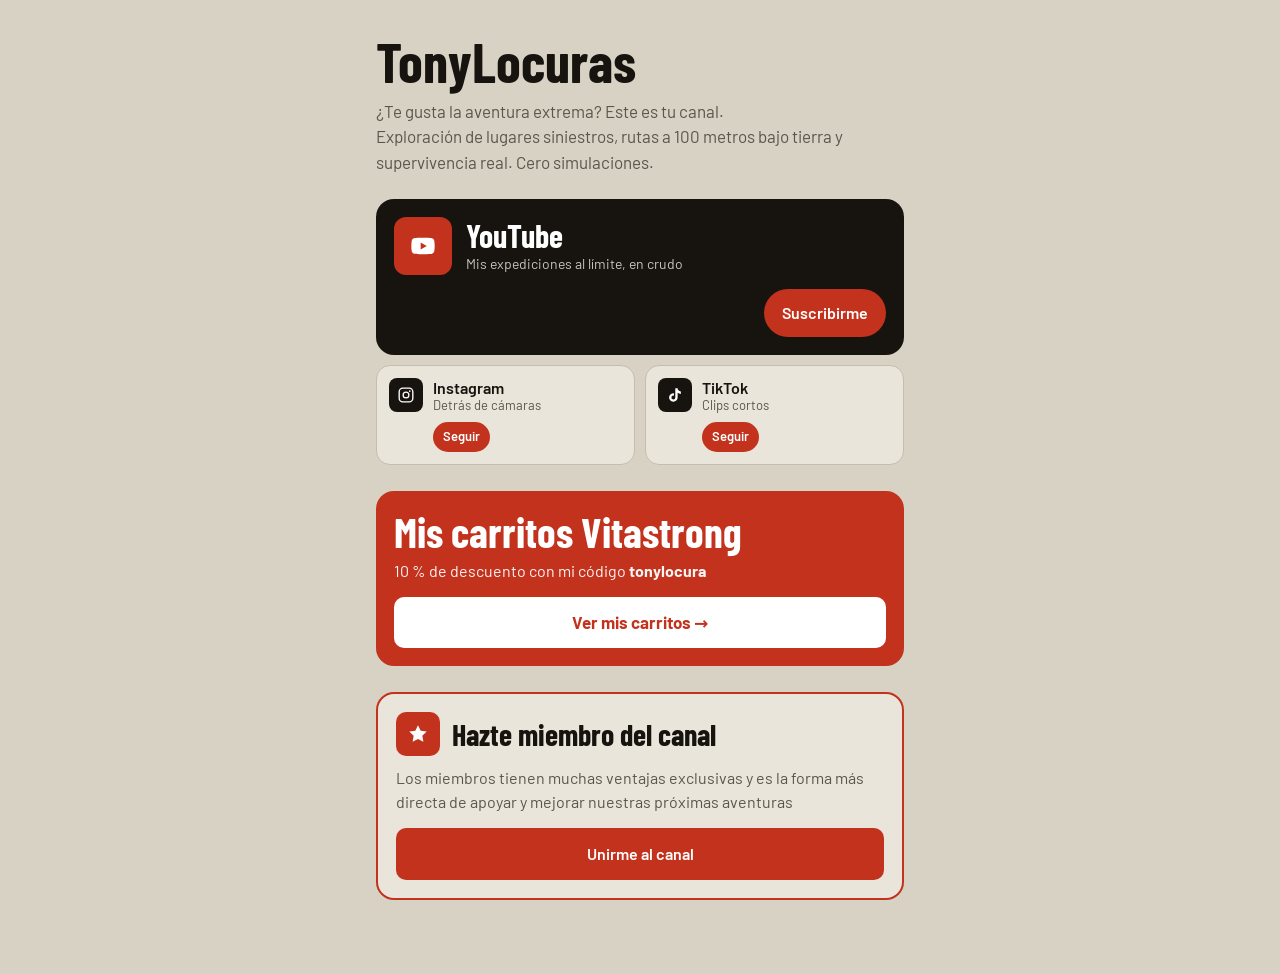
<file: index.html>
<!doctype html>
<html lang="es">
<head>
<meta charset="utf-8">
<meta name="viewport" content="width=device-width, initial-scale=1">
<title>TonyLocuras: YouTube, Instagram y TikTok</title>
<meta name="description" content="Exploración de lugares siniestros, rutas a 100 metros bajo tierra y supervivencia real. Cero simulaciones.">
<link rel="preconnect" href="https://fonts.googleapis.com">
<link rel="preconnect" href="https://fonts.gstatic.com" crossorigin>
<link href="https://fonts.googleapis.com/css2?family=Barlow:wght@400;500;600&family=Barlow+Condensed:wght@600;700&display=swap" rel="stylesheet">
<link rel="stylesheet" href="estilos.css">
<!-- Página de REDES. El contenido se cambia desde el panel (admin.html). -->
</head>
<body data-page="redes">
<main class="wrap" id="app"></main>
<div class="toast" id="toast">Código copiado</div>
<script src="web.js"></script>
</body>
</html>
</file>
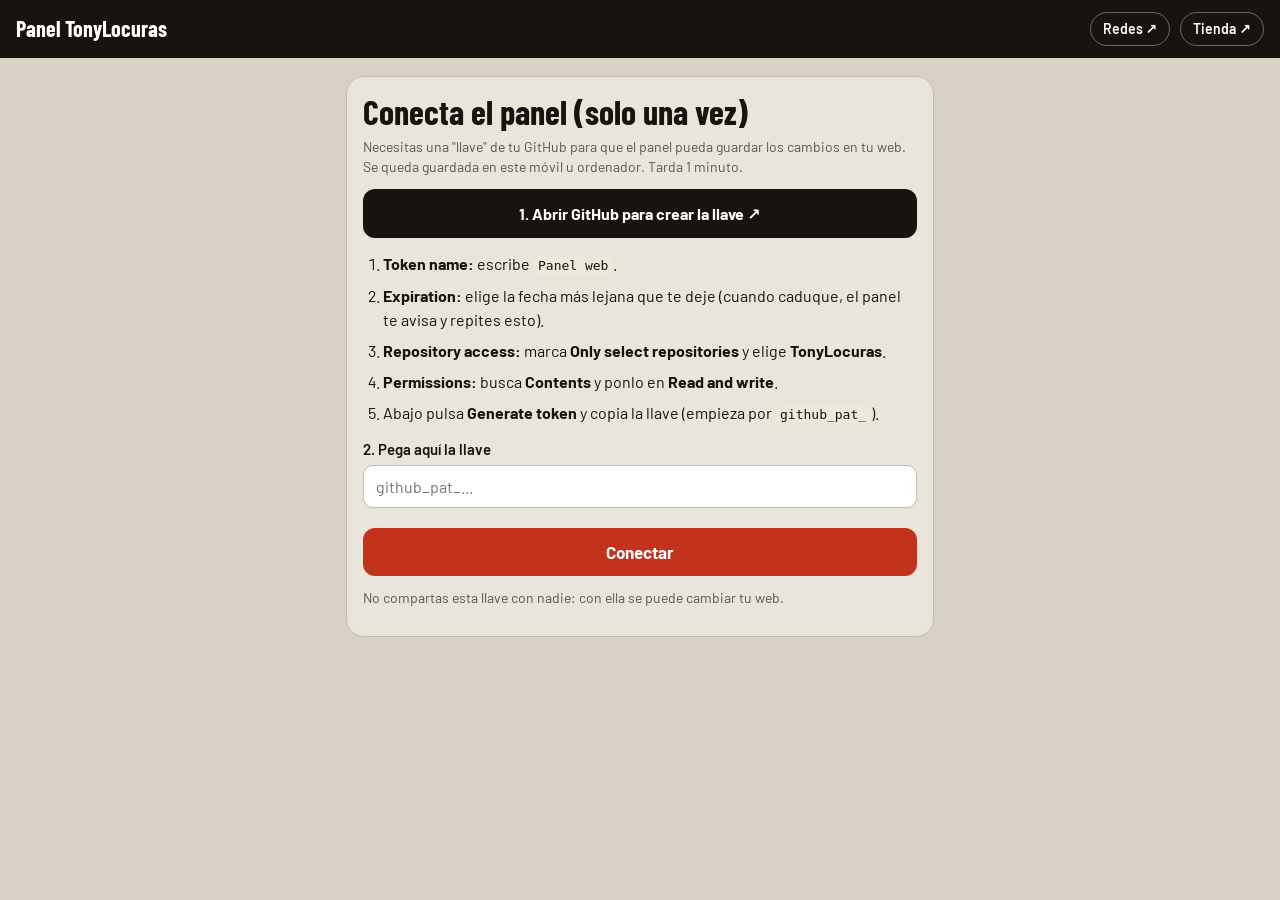
<file: admin.html>
<!doctype html>
<html lang="es">
<head>
<meta charset="utf-8">
<meta name="viewport" content="width=device-width, initial-scale=1">
<meta name="robots" content="noindex, nofollow">
<title>Panel TonyLocuras</title>
<link rel="preconnect" href="https://fonts.googleapis.com">
<link rel="preconnect" href="https://fonts.gstatic.com" crossorigin>
<link href="https://fonts.googleapis.com/css2?family=Barlow:wght@400;500;600&family=Barlow+Condensed:wght@600;700&display=swap" rel="stylesheet">
<style>
:root{--bg:#d8d2c4;--card:#e9e5da;--ink:#17140f;--muted:#5b554b;--line:#c4bdac;--red:#c2321d;--green:#2f7d3a;--white:#fff}
*{box-sizing:border-box;margin:0;padding:0}
body{background:var(--bg);color:var(--ink);font-family:Barlow,system-ui,-apple-system,"Segoe UI",Roboto,sans-serif;line-height:1.45;padding-bottom:110px}
a{color:inherit}
button{font-family:inherit;cursor:pointer}
.top{position:sticky;top:0;z-index:5;background:var(--ink);color:var(--white);display:flex;align-items:center;gap:10px;padding:12px 16px}
.top b{font-family:"Barlow Condensed",sans-serif;font-size:22px;flex:1;min-width:0;white-space:nowrap;overflow:hidden;text-overflow:ellipsis}
@media (max-width:420px){.top{gap:6px;padding:10px 12px}.top b{font-size:19px}.top a,.top button{padding:5px 9px;font-size:13px}}
.links .row{display:flex;gap:10px;align-items:center;margin:10px 0}
.links .row div{flex:1;min-width:0}
.links .row b{display:block;font-size:16px}
.links .row small{display:block;color:var(--muted);font-size:13px;overflow:hidden;text-overflow:ellipsis;white-space:nowrap}
.links .row button{flex:none;background:var(--ink);color:var(--white);border:0;border-radius:999px;padding:9px 14px;font-weight:600;font-size:14px}
.where{display:inline-block;font-size:12px;font-weight:700;letter-spacing:.06em;color:var(--white);background:var(--ink);border-radius:6px;padding:2px 8px;margin-bottom:6px}
.top a,.top button{color:var(--white);background:transparent;border:1px solid rgba(255,255,255,.35);border-radius:999px;padding:6px 12px;font-size:14px;font-weight:600;text-decoration:none}
.wrap{max-width:620px;margin:0 auto;padding:18px 16px}
h1,h2{font-family:"Barlow Condensed",sans-serif;line-height:1.1}
.sec{background:var(--card);border:1px solid var(--line);border-radius:18px;padding:16px;margin-bottom:16px}
.sec>h2{font-size:28px}
.sub{color:var(--muted);font-size:14px;margin:2px 0 12px}
.f{display:block;margin:12px 0}
.f>span{display:block;font-weight:600;font-size:15px;margin-bottom:4px}
.f small,.sw small{display:block;color:var(--muted);font-size:13px;margin-top:4px;font-weight:400}
input[type=text],input[type=url],input[type=date],textarea{width:100%;font:16px Barlow,sans-serif;color:var(--ink);background:var(--white);border:1px solid var(--line);border-radius:10px;padding:11px 12px}
textarea{resize:vertical}
input:focus,textarea:focus{outline:2px solid var(--red);border-color:transparent}
input.bad{outline:2px solid var(--red);background:#fde9e5}
.sw{display:flex;gap:12px;align-items:center;margin:8px 0 4px;cursor:pointer}
.sw input{position:absolute;opacity:0;pointer-events:none}
.sw i{flex:none;width:50px;height:30px;border-radius:999px;background:#b9b1a0;position:relative;transition:background .2s}
.sw i::after{content:"";position:absolute;top:3px;left:3px;width:24px;height:24px;border-radius:50%;background:var(--white);transition:transform .2s;box-shadow:0 1px 3px rgba(0,0,0,.3)}
.sw input:checked+i{background:var(--green)}
.sw input:checked+i::after{transform:translateX(20px)}
.sw span{font-weight:600}
.card{background:var(--white);border:1px solid var(--line);border-radius:14px;margin:10px 0;overflow:hidden}
.card.inner{background:#f7f5ef}
.card>summary{list-style:none;display:flex;align-items:center;gap:10px;padding:14px;cursor:pointer}
.card>summary::-webkit-details-marker{display:none}
.chev::before{content:"Editar";font-size:13px;font-weight:600;color:var(--red)}
.card[open]>summary .chev::before{content:"Cerrar"}
.card[open]>summary{border-bottom:1px solid var(--line)}
.sum{flex:1;min-width:0;display:flex;flex-direction:column;gap:3px}
.sum b{font-size:17px;overflow:hidden;text-overflow:ellipsis;white-space:nowrap}
.chip{align-self:flex-start;font-style:normal;font-size:12px;font-weight:600;border-radius:999px;padding:2px 9px;background:#e6e1d4;color:var(--muted)}
.chip.on{background:#dcefdc;color:var(--green)}
.chip.off{background:#eee;color:#8a8478}
.body{padding:4px 14px 14px}
.tools{display:flex;gap:8px;flex-wrap:wrap;margin-top:14px}
.tools button{background:var(--card);border:1px solid var(--line);border-radius:999px;padding:7px 12px;font-size:14px;font-weight:600}
.tools button:disabled{opacity:.35;cursor:default}
.tools .del,.ghost.del{color:var(--red);border-color:#e3b3aa}
.add{display:block;width:100%;margin-top:10px;background:transparent;border:2px dashed var(--red);color:var(--red);border-radius:12px;padding:12px;font-weight:600;font-size:16px}
.ghost{display:block;width:100%;margin-top:14px;background:transparent;border:1px solid var(--line);border-radius:12px;padding:10px;font-weight:600}
.empty{color:var(--muted);text-align:center;padding:10px}
.chips{display:flex;gap:8px;flex-wrap:wrap;margin:14px 0 6px}
.tabchip{border:1px solid var(--line);background:var(--white);border-radius:999px;padding:8px 14px;font-weight:600;font-size:15px}
.tabchip.on{background:var(--red);color:var(--white);border-color:var(--red)}
.tabchip.addt{border-style:dashed;color:var(--red)}
.savebar{position:fixed;left:0;right:0;bottom:0;z-index:5;background:var(--white);border-top:1px solid var(--line);padding:12px 16px calc(12px + env(safe-area-inset-bottom))}
.savebar .in{max-width:620px;margin:0 auto;display:flex;gap:12px;align-items:center}
#status{flex:1;font-size:14px;font-weight:600;color:var(--muted)}
#status.dirty{color:#a86b00}
#status.ok{color:var(--green)}
#status.bad{color:var(--red)}
#save{background:var(--red);color:var(--white);border:0;border-radius:12px;padding:14px 18px;font-size:16px;font-weight:700;white-space:nowrap}
#save:disabled{opacity:.4;cursor:default}
.setup h1{font-size:34px;margin-bottom:6px}
.setup ol{margin:14px 0 14px 20px}
.setup li{margin:8px 0}
.setup .big{display:block;text-align:center;background:var(--ink);color:var(--white);text-decoration:none;font-weight:700;border-radius:12px;padding:13px;margin:12px 0}
.setup button.main{width:100%;background:var(--red);color:var(--white);border:0;border-radius:12px;padding:14px;font-size:17px;font-weight:700;margin-top:8px}
.msg{border-radius:12px;padding:12px 14px;margin-bottom:14px;font-weight:600}
.msg.bad{background:#fde9e5;color:var(--red)}
.msg.info{background:#fff4d6;color:#7a5200}
code{background:#eee8da;border-radius:5px;padding:1px 5px}
[hidden]{display:none!important}
</style>
</head>
<body>
<header class="top">
  <b>Panel TonyLocuras</b>
  <a href="./" target="_blank" rel="noopener">Redes ↗</a>
  <a href="tienda.html" target="_blank" rel="noopener">Tienda ↗</a>
  <button id="logout" hidden>Salir</button>
</header>
<main class="wrap" id="app"><p class="empty">Cargando…</p></main>
<footer class="savebar" id="savebar" hidden>
  <div class="in"><span id="status"></span><button id="save" disabled>Guardar y publicar</button></div>
</footer>

<script>
// Dónde está tu web en GitHub (se detecta solo cuando el panel está publicado).
const OWNER_DEF = "tonylocuras", REPO_DEF = "TonyLocuras", FILE = "datos.js";

const onPages = location.hostname.endsWith(".github.io");
const OWNER = onPages ? location.hostname.split(".")[0] : OWNER_DEF;
const firstSeg = location.pathname.split("/").filter(Boolean)[0] || "";
const REPO = onPages ? (firstSeg && !firstSeg.includes(".") ? firstSeg : OWNER + ".github.io") : REPO_DEF;

const $ = s => document.querySelector(s);
const app = $("#app"), saveBtn = $("#save"), statusEl = $("#status");
let S = null, sha = null, branch = "main", token = null, dirty = false, tabSel = 0;
const open = new Set();

const store = {
  get() { try { return localStorage.getItem("tl_token"); } catch { return null; } },
  set(v) { try { localStorage.setItem("tl_token", v); } catch {} },
  del() { try { localStorage.removeItem("tl_token"); } catch {} }
};
const esc = s => String(s ?? "").replace(/[&<>"]/g, c => ({ "&": "&amp;", "<": "&lt;", ">": "&gt;", '"': "&quot;" }[c]));
const eur = n => n.toLocaleString("es-ES", { minimumFractionDigits: 2, maximumFractionDigits: 2 }) + " €";
const r2 = n => Math.round(n * 100) / 100;
const b64dec = s => new TextDecoder().decode(Uint8Array.from(atob(s.replace(/\s/g, "")), c => c.charCodeAt(0)));
const b64enc = s => { let bin = ""; new TextEncoder().encode(s).forEach(b => bin += String.fromCharCode(b)); return btoa(bin); };

// ---------------- GitHub ----------------
async function gh(path, opts = {}) {
  const r = await fetch("https://api.github.com/repos/" + OWNER + "/" + REPO + path, {
    cache: "no-store", ...opts,
    headers: { Authorization: "Bearer " + token, Accept: "application/vnd.github+json", ...(opts.body ? { "Content-Type": "application/json" } : {}) }
  });
  if (!r.ok) { const e = new Error("HTTP " + r.status); e.status = r.status; throw e; }
  return r.json();
}
function errMsg(e) {
  if (e.status === 401) return "La llave de GitHub no funciona o ha caducado. Pulsa Salir y pega una nueva.";
  if (e.status === 403 || e.status === 404) return "La llave no tiene permiso para guardar en " + REPO + ". Revisa que tenga Contents: Read and write.";
  if (e.status === 409 || e.status === 422) return "El archivo cambió desde otro sitio. Recarga la página y vuelve a hacer el cambio.";
  return "No se pudo conectar. Revisa tu internet y prueba otra vez.";
}

// ---------------- Pantalla de conexión (solo la primera vez) ----------------
function setup(error) {
  $("#savebar").hidden = true; $("#logout").hidden = true;
  app.innerHTML = `
  <section class="sec setup">
    ${error ? `<div class="msg bad">${esc(error)}</div>` : ""}
    <h1>Conecta el panel (solo una vez)</h1>
    <p class="sub">Necesitas una "llave" de tu GitHub para que el panel pueda guardar los cambios en tu web. Se queda guardada en este móvil u ordenador. Tarda 1 minuto.</p>
    <a class="big" href="https://github.com/settings/personal-access-tokens/new" target="_blank" rel="noopener">1. Abrir GitHub para crear la llave ↗</a>
    <ol>
      <li><b>Token name:</b> escribe <code>Panel web</code>.</li>
      <li><b>Expiration:</b> elige la fecha más lejana que te deje (cuando caduque, el panel te avisa y repites esto).</li>
      <li><b>Repository access:</b> marca <b>Only select repositories</b> y elige <b>${esc(REPO)}</b>.</li>
      <li><b>Permissions:</b> busca <b>Contents</b> y ponlo en <b>Read and write</b>.</li>
      <li>Abajo pulsa <b>Generate token</b> y copia la llave (empieza por <code>github_pat_</code>).</li>
    </ol>
    <label class="f"><span>2. Pega aquí la llave</span><input type="text" id="tok" autocomplete="off" autocapitalize="off" spellcheck="false" placeholder="github_pat_..."></label>
    <button class="main" id="connect">Conectar</button>
    <p class="sub" style="margin-top:12px">No compartas esta llave con nadie: con ella se puede cambiar tu web.</p>
  </section>`;
  $("#connect").onclick = () => {
    const v = $("#tok").value.trim();
    if (!v) return;
    token = v; store.set(v); load();
  };
}

// ---------------- Cargar datos ----------------
function norm(d) {
  d.promociones ||= []; d.youtube ||= {}; d.instagram ||= {}; d.tiktok ||= {};
  d.miembros ||= {}; d.vitastrong ||= {}; d.pestanas ||= [];
  d.tienda = Object.assign({ titulo: "Mis carritos Vitastrong", boton: "Ver mis carritos" }, d.tienda || {});
  d.pestanas.forEach(t => { t.grupos ||= []; t.grupos.forEach(g => g.packs ||= []); });
  return d;
}
async function load() {
  app.innerHTML = '<p class="empty">Cargando tu web…</p>';
  try {
    const repo = await gh("");
    branch = repo.default_branch || "main";
    if (repo.permissions && !repo.permissions.push) return setup("Esa llave solo puede leer. Crea otra con Contents en Read and write.");
    const f = await gh("/contents/" + FILE + "?ref=" + encodeURIComponent(branch));
    sha = f.sha;
    const txt = b64dec(f.content);
    const data = new Function(txt + "\n;return typeof DATOS !== 'undefined' ? DATOS : null;")();
    if (!data) throw Object.assign(new Error("parse"), { parse: true });
    S = norm(data);
  } catch (e) {
    if (e.parse || e instanceof SyntaxError) { app.innerHTML = `<div class="msg bad">El archivo datos.js tiene un error y no se puede leer. Deshaz el último cambio que hiciste a mano en GitHub.</div>`; return; }
    if (e.status === 401) { store.del(); return setup("La llave no funciona o ha caducado. Crea una nueva."); }
    if (e.status === 404) return setup("No encuentro " + FILE + " en el repositorio " + REPO + ", o la llave no tiene acceso a él.");
    app.innerHTML = `<div class="msg bad">${esc(errMsg(e))}</div>`; return;
  }
  $("#logout").hidden = false; $("#savebar").hidden = false;
  open.clear(); dirty = false; setStatus("Todo guardado ✓", "ok"); saveBtn.disabled = true;
  render();
}

// ---------------- Formularios ----------------
const getP = p => p.split(".").reduce((o, k) => (o == null ? o : o[k]), S);
function setP(p, v) {
  const ks = p.split("."), last = ks.pop(), o = ks.reduce((o, k) => o[k], S);
  if (v === null || v === undefined) delete o[last]; else o[last] = v;
}
function F(label, p, o = {}) {
  const v = getP(p);
  const val = v == null ? "" : (o.t === "num" ? String(v).replace(".", ",") : v);
  const attrs = `data-p="${p}" ${o.t === "num" ? 'data-t="num" inputmode="decimal"' : ""} placeholder="${esc(o.ph || "")}"`;
  const input = o.t === "area"
    ? `<textarea rows="${o.rows || 3}" ${attrs}>${esc(val)}</textarea>`
    : `<input type="${o.t === "date" ? "date" : o.t === "url" ? "url" : "text"}" value="${esc(val)}" ${attrs}>`;
  return `<label class="f"><span>${label}</span>${input}${o.hint ? `<small>${o.hint}</small>` : ""}</label>`;
}
function T(label, p, hint) {
  return `<label class="sw"><input type="checkbox" data-p="${p}" ${getP(p) !== false ? "checked" : ""}><i></i><span>${label}${hint ? `<small>${hint}</small>` : ""}</span></label>`;
}
function card(key, summary, body, cls = "") {
  return `<details class="card ${cls}" data-k="${key}" ${open.has(key) ? "open" : ""}><summary>${summary}<span class="chev"></span></summary><div class="body">${body}</div></details>`;
}
function tools(arr, i, n, delLabel = "Eliminar") {
  return `<div class="tools">
    <button data-act="up" data-p="${arr}" data-i="${i}" ${i === 0 ? "disabled" : ""}>↑ Subir</button>
    <button data-act="down" data-p="${arr}" data-i="${i}" ${i === n - 1 ? "disabled" : ""}>↓ Bajar</button>
    <button class="del" data-act="del" data-p="${arr}" data-i="${i}">${delLabel}</button></div>`;
}
const show = (p, ph) => `<b data-show="${p}" data-ph="${esc(ph)}">${esc(getP(p) || ph)}</b>`;

function promoState(p) {
  if (p.activa === false) return ["Oculta", "off"];
  if (p.hasta && new Date(p.hasta + "T23:59:59") < new Date()) return ["Caducada (ya no se ve)", "off"];
  return [p.hasta ? "Se ve hasta el " + p.hasta.split("-").reverse().join("/") : "Se ve en la web", "on"];
}
function calcText(p) {
  if (p.activa === false) return "Oculto";
  const precio = Number(p.precio);
  if (!(precio > 0)) return "Falta el precio";
  if (!p.nombre || !p.enlace) return "Incompleto: no sale en la web";
  const pct = Number(S.vitastrong.descuento) || 0;
  const fin = typeof p.precioFinal === "number" ? p.precioFinal : r2(precio * (1 - pct / 100));
  return eur(precio) + " → " + eur(fin) + " con tu código";
}

function render() {
  const P = S.promociones;
  let h = "";

  // TUS LINKS
  const base = location.href.replace(/admin(\.html)?([?#].*)?$/, "");
  h += `<section class="sec links"><h2>🔗 Tus links</h2><p class="sub">Cópialos para tu bio de Instagram y TikTok.</p>
    <div class="row"><div><b>Redes</b><small>${esc(base)}</small></div><button data-copy="${esc(base)}">Copiar</button></div>
    <div class="row"><div><b>Tienda Vitastrong</b><small>${esc(base)}tienda</small></div><button data-copy="${esc(base)}tienda">Copiar</button></div></section>`;

  // PROMOCIONES
  h += `<section class="sec"><span class="where">TIENDA</span><h2>🔥 Promociones</h2><p class="sub">Salen arriba del todo en la tienda. Puedes tener varias.</p>`;
  h += P.length ? P.map((p, i) => {
    const b = "promociones." + i, [st, cl] = promoState(p);
    return card("promo" + i,
      `<div class="sum">${show(b + ".titulo", "Promoción sin título")}<em class="chip ${cl}">${st}</em></div>`,
      T("Se ve en la web", b + ".activa") +
      F("Etiqueta", b + ".etiqueta", { ph: "BLACK FRIDAY", hint: "Texto pequeño en rojo encima del título." }) +
      F("Título", b + ".titulo", { ph: "20 % extra en Vitastrong" }) +
      F("Texto", b + ".texto", { t: "area", rows: 2, ph: "Se suma a mi código tonylocura." }) +
      F("Texto del botón", b + ".boton", { ph: "Aprovechar ahora", hint: "Déjalo vacío si no quieres botón." }) +
      F("Enlace del botón", b + ".enlace", { t: "url", ph: "https://vitastrong.es/es/" }) +
      F("Último día que se ve", b + ".hasta", { t: "date", hint: "Ese día a las 23:59 desaparece sola. Vacío = no caduca nunca." }) +
      F("Descuento extra que se suma a tu código (%)", b + ".extraEnPacks", { t: "num", ph: "0", hint: "Si se suma a tu código, pon el % (ej: 20) y cada pack enseñará el precio final. Si no se suma, pon 0." }) +
      tools("promociones", i, P.length));
  }).join("") : `<p class="empty">No hay ninguna promoción ahora mismo.</p>`;
  h += `<button class="add" data-act="add-promo">+ Añadir promoción</button></section>`;

  // VITASTRONG
  h += `<section class="sec"><span class="where">TIENDA</span><h2>💊 Vitastrong y tu código</h2><p class="sub">Si cambias el %, todos los precios de los packs se recalculan solos.</p>` +
    F("Código", "vitastrong.codigo", { ph: "tonylocura" }) +
    F("Descuento del código (%)", "vitastrong.descuento", { t: "num", ph: "10" }) +
    F("Texto", "vitastrong.texto", { t: "area", rows: 2, hint: "Donde pongas {codigo} saldrá tu código en negrita." }) +
    F("Texto del botón", "vitastrong.boton") +
    F("Enlace", "vitastrong.enlace", { t: "url", hint: "Tu código se añade solo a este enlace (?coupon=...), así se aplica sin escribirlo." }) + `</section>`;

  // CARRITOS
  const tabs = S.pestanas;
  if (tabSel >= tabs.length) tabSel = Math.max(0, tabs.length - 1);
  h += `<section class="sec"><span class="where">TIENDA</span><h2>🛒 Carritos</h2><p class="sub">Elige la pestaña, abre un grupo y toca un pack para editarlo.</p>`;
  h += `<div class="chips">${tabs.map((t, i) => `<button class="tabchip ${i === tabSel ? "on" : ""}" data-act="tab" data-i="${i}">${esc(t.nombre || "Sin nombre")}</button>`).join("")}<button class="tabchip addt" data-act="add-tab">+ Pestaña</button></div>`;
  const t = tabs[tabSel];
  if (t) {
    const tp = "pestanas." + tabSel;
    h += t.grupos.map((g, gi) => {
      const gp = tp + ".grupos." + gi;
      const packs = g.packs.map((p, pi) => {
        const pp = gp + ".packs." + pi;
        return card(`p${tabSel}-${gi}-${pi}`,
          `<div class="sum">${show(pp + ".nombre", "Pack nuevo sin nombre")}<em class="chip ${p.activa === false ? "off" : ""}" data-calc="${pp}">${esc(calcText(p))}</em></div>`,
          T("Se ve en la web", pp + ".activa") +
          F("Nombre del pack", pp + ".nombre", { ph: "Pack supervivencia" }) +
          F("Qué incluye", pp + ".incluye", { t: "area", rows: 3, ph: "creatina, proteína, …" }) +
          F("Precio sin descuento (€)", pp + ".precio", { t: "num", ph: "49,95", hint: "El precio con tu código se calcula solo." }) +
          F("Enlace del carrito", pp + ".enlace", { t: "url", ph: "https://vitastrong.es/amb/..." }) +
          F("Precio con tu código (€) · opcional", pp + ".precioFinal", { t: "num", hint: "Déjalo vacío. Rellénalo solo si Vitastrong te da un céntimo distinto." }) +
          tools(gp + ".packs", pi, g.packs.length, "Eliminar pack"), "inner");
      }).join("");
      return card(`g${tabSel}-${gi}`,
        `<div class="sum">${show(gp + ".titulo", "Grupo sin nombre")}<em class="chip">${g.packs.length} packs</em></div>`,
        packs +
        `<button class="add" data-act="add-pack" data-p="${gp}.packs" data-g="${gi}">+ Añadir pack</button>` +
        F("Nombre del grupo", gp + ".titulo") +
        tools(tp + ".grupos", gi, t.grupos.length, "Eliminar grupo"));
    }).join("");
    h += `<button class="add" data-act="add-group" data-p="${tp}.grupos">+ Añadir grupo</button>`;
    h += F("Nombre de esta pestaña", tp + ".nombre");
    h += `<div class="tools">
      <button data-act="up" data-p="pestanas" data-i="${tabSel}" ${tabSel === 0 ? "disabled" : ""}>← Mover a la izquierda</button>
      <button data-act="down" data-p="pestanas" data-i="${tabSel}" ${tabSel === tabs.length - 1 ? "disabled" : ""}>Mover a la derecha →</button>
      <button class="del" data-act="del" data-p="pestanas" data-i="${tabSel}">Eliminar pestaña</button></div>`;
  }
  h += `<hr style="border:0;border-top:1px solid var(--line);margin:18px 0 4px">` +
    F("Título de la sección", "carritosTitulo") +
    F("Texto de la sección", "carritosTexto", { t: "area", rows: 2 }) + `</section>`;

  // TEXTOS DE LA TIENDA
  h += `<section class="sec"><span class="where">TIENDA + REDES</span><h2>🛍️ Título de la tienda</h2><p class="sub">El título sale arriba en la tienda. El botón es el de la tarjeta roja de tu página de redes que lleva a la tienda.</p>` +
    F("Título", "tienda.titulo", { ph: "Mis carritos Vitastrong" }) +
    F("Texto del botón en tu página de redes", "tienda.boton", { ph: "Ver mis carritos" }) + `</section>`;

  // CABECERA Y REDES
  h += `<section class="sec"><span class="where">REDES</span><h2>👤 Tu nombre y redes</h2><p class="sub">Los usuarios van sin la @.</p>` +
    F("Nombre", "nombre") +
    F("Descripción", "descripcion", { t: "area", rows: 3 }) +
    card("yt", `<div class="sum"><b>YouTube</b><em class="chip">@${esc(S.youtube.usuario)}</em></div>`,
      F("Usuario", "youtube.usuario") + F("Texto", "youtube.texto") + F("Texto del botón", "youtube.boton") +
      F("ID del canal", "youtube.idCanal", { hint: "Empieza por UC. Se usa para el botón de miembros. Normalmente no hay que tocarlo." })) +
    card("ig", `<div class="sum"><b>Instagram</b><em class="chip">@${esc(S.instagram.usuario)}</em></div>`,
      T("Se ve en la web", "instagram.activa") + F("Usuario", "instagram.usuario") + F("Texto", "instagram.texto")) +
    card("tt", `<div class="sum"><b>TikTok</b><em class="chip">@${esc(S.tiktok.usuario)}</em></div>`,
      T("Se ve en la web", "tiktok.activa") + F("Usuario", "tiktok.usuario") + F("Texto", "tiktok.texto")) +
    `</section>`;

  // MIEMBROS Y FINAL
  h += `<section class="sec"><span class="where">REDES</span><h2>⭐ Hazte miembro</h2>` +
    T("Se ve en la web", "miembros.activa") +
    F("Título", "miembros.titulo") + F("Texto", "miembros.texto", { t: "area", rows: 3 }) + F("Texto del botón", "miembros.boton") + `</section>`;
  h += `<section class="sec"><span class="where">TIENDA</span><h2>📝 Texto del final</h2>` + F("Texto", "notaFinal", { t: "area", rows: 2 }) + `</section>`;

  app.innerHTML = h;
}

function refreshLive() {
  app.querySelectorAll("[data-show]").forEach(el => { el.textContent = getP(el.dataset.show) || el.dataset.ph; });
  app.querySelectorAll("[data-calc]").forEach(el => { el.textContent = calcText(getP(el.dataset.calc)); });
}
function setStatus(txt, cls = "") { statusEl.textContent = txt; statusEl.className = cls; }
function markDirty() { dirty = true; saveBtn.disabled = false; setStatus("Cambios sin guardar", "dirty"); }

app.addEventListener("input", e => {
  const el = e.target, p = el.dataset.p;
  if (!p || el.type === "checkbox") return;
  let v = el.value;
  if (el.dataset.t === "num") {
    const s = v.trim().replace(/\s|€/g, "").replace(",", ".");
    if (s === "") v = null;
    else if (isNaN(Number(s))) { el.classList.add("bad"); return; }
    else v = Number(s);
    el.classList.remove("bad");
  }
  setP(p, v); markDirty(); refreshLive();
});
app.addEventListener("change", e => {
  const el = e.target, p = el.dataset.p;
  if (!p) return;
  if (el.type === "checkbox") { setP(p, el.checked); markDirty(); render(); }
  else if (el.type === "date") render();
});
app.addEventListener("toggle", e => {
  const k = e.target.dataset && e.target.dataset.k;
  if (k) e.target.open ? open.add(k) : open.delete(k);
}, true);
app.addEventListener("click", async e => {
  const c = e.target.closest("[data-copy]");
  if (c) {
    try { await navigator.clipboard.writeText(c.dataset.copy); }
    catch { const ta = document.createElement("textarea"); ta.value = c.dataset.copy; document.body.appendChild(ta); ta.select(); document.execCommand("copy"); ta.remove(); }
    c.textContent = "¡Copiado!"; setTimeout(() => c.textContent = "Copiar", 1500);
    return;
  }
  const b = e.target.closest("[data-act]");
  if (!b) return;
  e.preventDefault();
  const a = b.dataset.act, p = b.dataset.p, i = Number(b.dataset.i);
  if (a === "tab") { tabSel = i; return render(); }
  if (a === "add-promo") {
    S.promociones.push({ activa: true, etiqueta: "OFERTA", titulo: "", texto: "", boton: "Aprovechar ahora", enlace: S.vitastrong.enlace || "", hasta: "", extraEnPacks: 0 });
    open.add("promo" + (S.promociones.length - 1));
  } else if (a === "add-tab") {
    const n = prompt("Nombre de la nueva pestaña:");
    if (!n) return;
    S.pestanas.push({ nombre: n, grupos: [{ titulo: "Nuevo grupo", packs: [] }] });
    tabSel = S.pestanas.length - 1; open.add("g" + tabSel + "-0");
  } else if (a === "add-group") {
    const arr = getP(p); arr.push({ titulo: "Nuevo grupo", packs: [] });
    open.add("g" + tabSel + "-" + (arr.length - 1));
  } else if (a === "add-pack") {
    const arr = getP(p); arr.push({ nombre: "", incluye: "", precio: null, enlace: "" });
    open.add(`p${tabSel}-${b.dataset.g}-${arr.length - 1}`);
  } else if (a === "del") {
    const arr = getP(p), it = arr[i];
    if (!confirm(`¿Seguro que quieres eliminar "${it.nombre || it.titulo || "esto"}"?`)) return;
    arr.splice(i, 1);
    if (p === "pestanas") tabSel = Math.max(0, i - 1);
  } else if (a === "up" || a === "down") {
    const arr = getP(p), j = a === "up" ? i - 1 : i + 1;
    if (j < 0 || j >= arr.length) return;
    [arr[i], arr[j]] = [arr[j], arr[i]];
    if (p === "pestanas") tabSel = j;
  }
  markDirty(); render();
});

// ---------------- Guardar ----------------
function gen() {
  return "// Este archivo lo crea el panel (admin.html). Lo más cómodo es cambiar la web desde ahí.\n" +
    "// Última actualización: " + new Date().toLocaleString("es-ES") + "\n\n" +
    "const DATOS = " + JSON.stringify(S, null, 2) + ";\n";
}
saveBtn.onclick = async () => {
  const mal = [];
  S.pestanas.forEach(t => t.grupos.forEach(g => g.packs.forEach(p => {
    if (p.activa !== false && (!p.nombre || !(Number(p.precio) > 0) || !p.enlace)) mal.push(p.nombre || "(pack sin nombre)");
  })));
  if (mal.length && !confirm("A estos packs les falta nombre, precio o enlace, así que no saldrán en la web:\n\n- " + mal.join("\n- ") + "\n\n¿Publicar igualmente?")) return;
  saveBtn.disabled = true; setStatus("Publicando…");
  try {
    const r = await gh("/contents/" + FILE, { method: "PUT", body: JSON.stringify({ message: "Actualizar web desde el panel", content: b64enc(gen()), sha, branch }) });
    sha = r.content.sha; dirty = false;
    setStatus("✓ Publicado. En 1-2 minutos lo verás en tu web.", "ok");
  } catch (e) {
    setStatus(errMsg(e), "bad"); saveBtn.disabled = false;
  }
};
window.addEventListener("beforeunload", e => { if (dirty) { e.preventDefault(); e.returnValue = ""; } });
$("#logout").onclick = () => {
  if (dirty && !confirm("Tienes cambios sin guardar. ¿Salir igualmente?")) return;
  if (!confirm("Se borrará la llave de este dispositivo. Para volver a entrar tendrás que pegarla otra vez. ¿Seguir?")) return;
  store.del(); token = null; dirty = false; setup();
};

token = store.get();
token ? load() : setup();
</script>
</body>
</html>
</file>
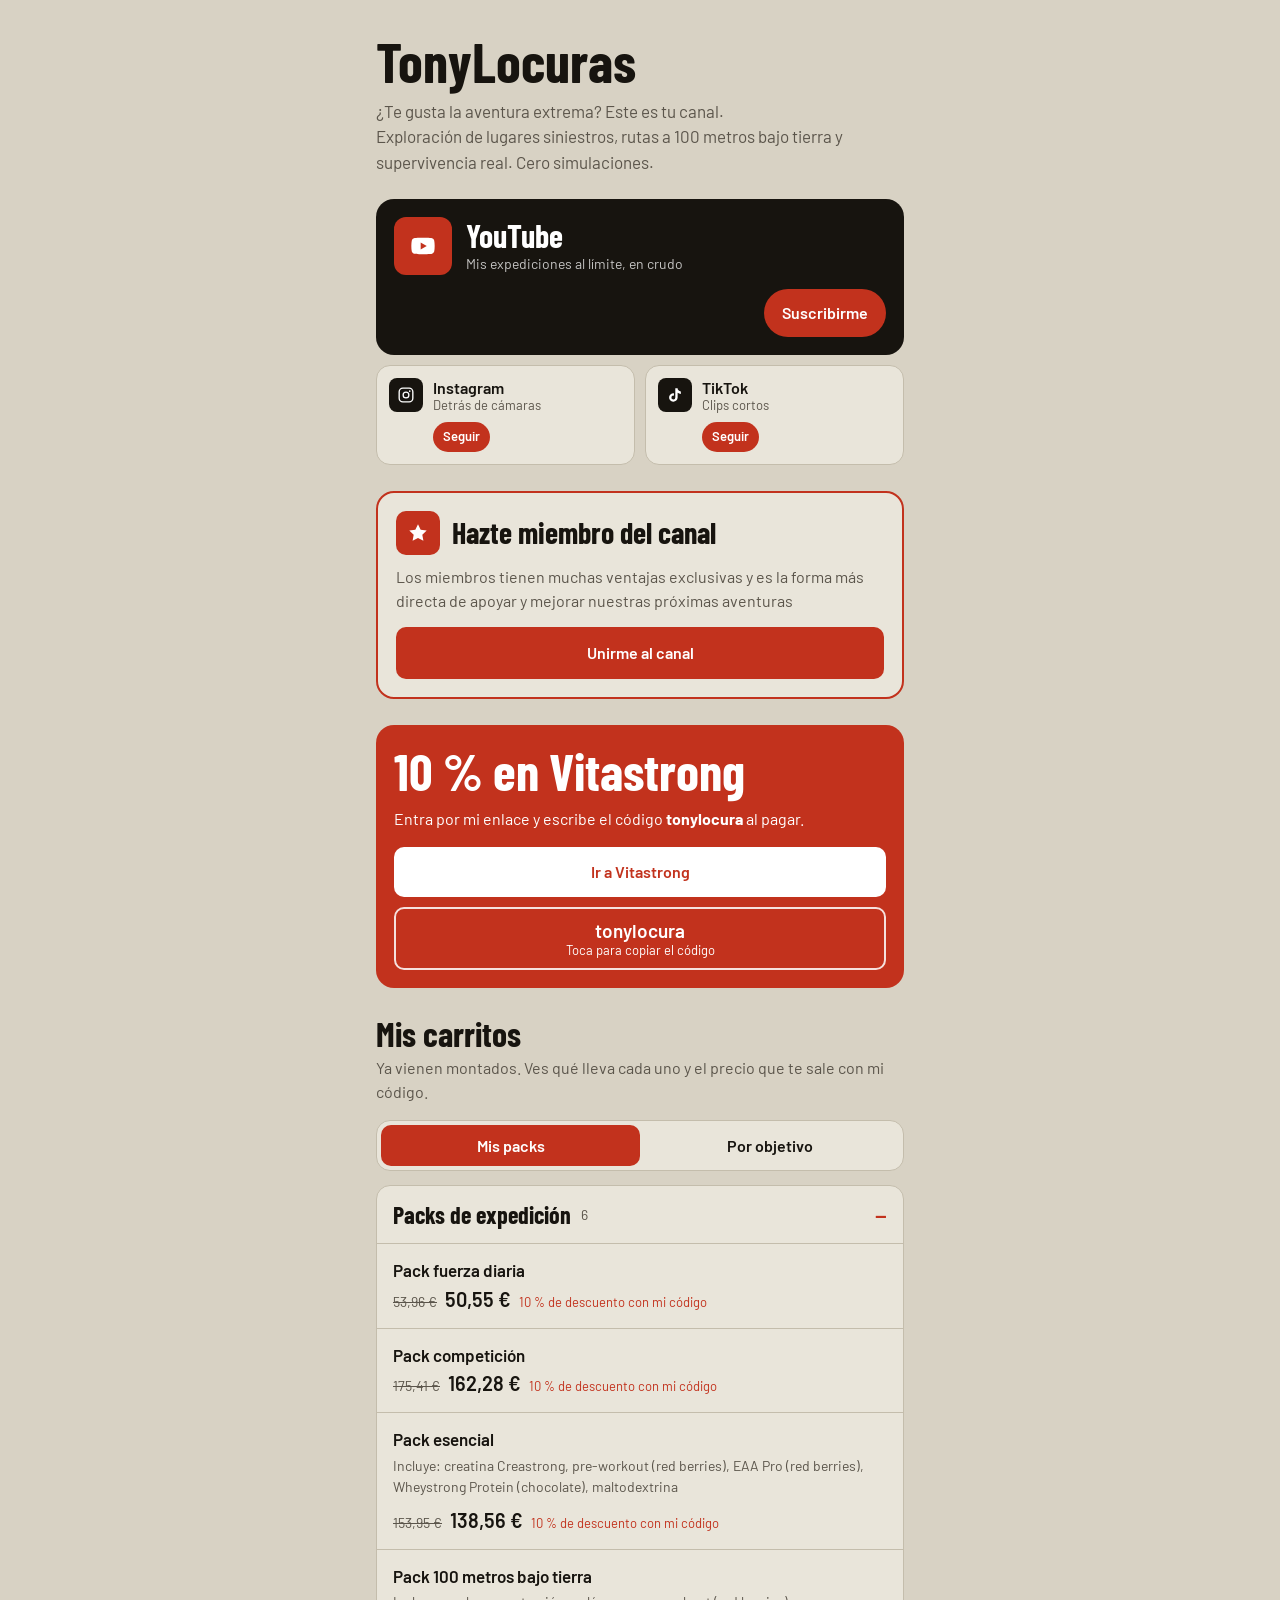
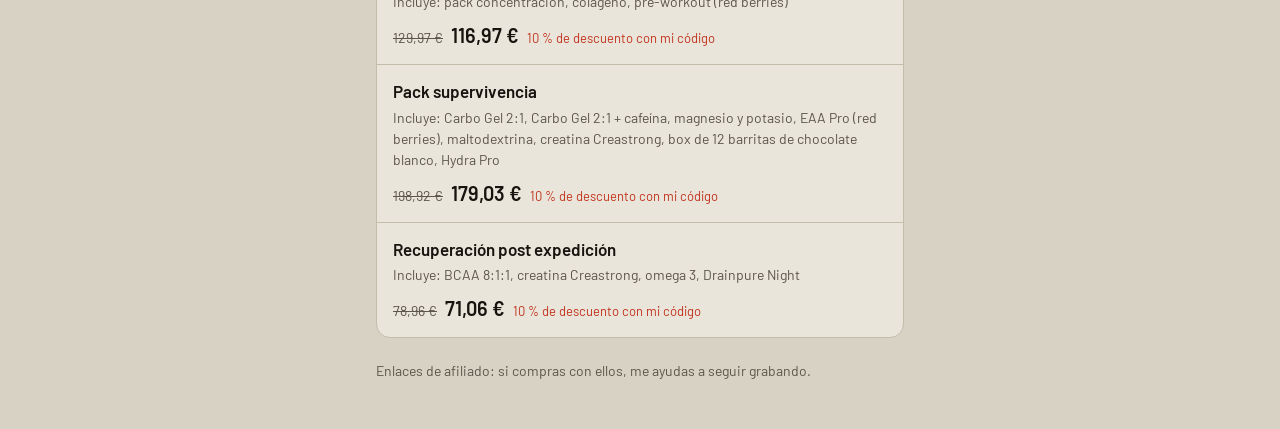
<file: index (1).html>
<!doctype html>
<html lang="es">
<head>
<meta charset="utf-8">
<meta name="viewport" content="width=device-width, initial-scale=1">
<title>TonyLocuras: enlaces y carritos Vitastrong</title>
<meta name="description" content="Exploración de lugares siniestros, rutas a 100 metros bajo tierra y supervivencia real. Cero simulaciones.">
<link rel="preconnect" href="https://fonts.googleapis.com">
<link rel="preconnect" href="https://fonts.gstatic.com" crossorigin>
<link href="https://fonts.googleapis.com/css2?family=Barlow:wght@400;500;600&family=Barlow+Condensed:wght@600;700&display=swap" rel="stylesheet">
<!--
  ESTE ARCHIVO ES EL DISEÑO. No hace falta tocarlo.
  Todo lo que sale en la web (textos, enlaces, packs, precios, promociones) se cambia en datos.js
-->
<style>
:root{
  --bg:#d8d2c4; --card:#e9e5da; --ink:#17140f; --muted:#5b554b; --line:#c4bdac;
  --red:#c2321d; --white:#fff;
}
*{box-sizing:border-box;margin:0;padding:0}
html{-webkit-text-size-adjust:100%}
body{background:var(--bg);color:var(--ink);font-family:Barlow,system-ui,-apple-system,"Segoe UI",Roboto,sans-serif;line-height:1.5}
a{color:inherit;text-decoration:none}
.wrap{max-width:560px;margin:0 auto;padding:32px 16px 48px}
h1,h2,.cond{font-family:"Barlow Condensed",sans-serif;font-weight:700;line-height:1.05}
h1{font-size:clamp(44px,12vw,56px);margin-bottom:8px}
.lead{color:var(--muted);font-size:17px;margin-bottom:24px;white-space:pre-line}
.icon{width:58px;height:58px;border-radius:12px;display:grid;place-items:center;flex:none}
.icon svg{width:28px;height:28px;fill:currentColor}

/* Promociones */
.promo{background:var(--ink);color:var(--white);border-radius:18px;padding:18px;margin-bottom:14px;position:relative;overflow:hidden}
.promo::before{content:"";position:absolute;inset:0 0 auto 0;height:5px;background:repeating-linear-gradient(-45deg,var(--red) 0 12px,transparent 12px 24px)}
.promo .top{display:flex;justify-content:space-between;align-items:center;gap:10px;margin:4px 0 8px;flex-wrap:wrap}
.promo .tag{background:var(--red);font-weight:700;font-size:13px;letter-spacing:.08em;border-radius:6px;padding:3px 9px}
.promo .left{font-size:13px;font-weight:600;color:#f3b4a8}
.promo h2{font-size:clamp(30px,8.5vw,40px);margin-bottom:6px}
.promo p{opacity:.85;margin-bottom:14px}
.promo .go{display:block;background:var(--red);color:var(--white);font-weight:600;text-align:center;border-radius:10px;padding:13px}
.promo + h1{margin-top:12px}

/* YouTube */
.yt{display:block;background:var(--ink);color:var(--white);border-radius:18px;padding:18px;margin-bottom:10px;transition:transform .15s}
.yt:hover,.social:hover{transform:translateY(-2px)}
.yt .row{display:flex;gap:14px;align-items:center}
.yt .icon{background:var(--red)}
.yt h2{font-size:32px}
.yt p{font-size:14px;opacity:.75}
.btn{display:inline-block;background:var(--red);color:var(--white);font-weight:600;font-size:16px;border-radius:999px;padding:12px 18px;border:0;cursor:pointer;font-family:inherit}
.yt .btn{float:right;margin-top:14px}
.yt::after{content:"";display:block;clear:both}

.socials{display:grid;grid-template-columns:repeat(2,minmax(0,1fr));gap:10px;margin-bottom:26px}
.socials.one{grid-template-columns:1fr}
.social{display:flex;gap:10px;align-items:flex-start;background:var(--card);border:1px solid var(--line);border-radius:14px;padding:12px;transition:transform .15s}
.social .icon{width:34px;height:34px;border-radius:8px;background:var(--ink);color:var(--white)}
.social .icon svg{width:18px;height:18px}
.social b{display:block;font-weight:600;font-size:16px;line-height:1.2}
.social small{display:block;color:var(--muted);font-size:13px;line-height:1.3}
.social>div:nth-child(2){flex:1;min-width:0}
.follow{display:inline-block;margin-top:8px;background:var(--red);color:var(--white);font-weight:600;font-size:13px;border-radius:999px;padding:5px 10px}
@media (max-width:380px){.socials{grid-template-columns:1fr}}
.inapp{display:flex;gap:10px;align-items:center;background:var(--ink);color:var(--white);border-radius:14px;padding:12px 14px;margin-bottom:18px;font-size:14px}
.inapp p{flex:1}
.inapp a,.inapp button{background:var(--red);color:var(--white);border:0;border-radius:999px;padding:8px 12px;font:600 13px Barlow,sans-serif;white-space:nowrap;cursor:pointer}
.inapp .x{background:transparent;padding:4px 6px;font-size:18px}

/* Miembros */
.member{background:var(--card);border:2px solid var(--red);border-radius:18px;padding:18px;margin-bottom:26px}
.member .head{display:flex;gap:12px;align-items:center;margin-bottom:10px}
.member .icon{width:44px;height:44px;border-radius:10px;background:var(--red);color:var(--white)}
.member .icon svg{width:22px;height:22px}
.member h2{font-size:30px}
.member p{color:var(--muted);margin-bottom:14px}
.block{display:block;width:100%;text-align:center;border-radius:10px;padding:14px}

/* Vitastrong */
.vita{background:var(--red);color:var(--white);border-radius:18px;padding:18px;margin-bottom:28px}
.vita h2{font-size:clamp(42px,11vw,52px);margin-bottom:10px}
.vita p{margin-bottom:16px}
.vita .go{display:block;background:var(--white);color:var(--red);font-weight:600;text-align:center;border-radius:10px;padding:13px;margin-bottom:10px}
.code{display:block;width:100%;background:transparent;color:var(--white);border:2px solid rgba(255,255,255,.85);border-radius:10px;padding:10px;cursor:pointer;font-family:inherit;text-align:center}
.code b{display:block;font-size:19px;font-weight:600}
.code small{font-size:13px}
.code.ok{background:rgba(255,255,255,.15)}

/* Carritos */
.carts h2{font-size:34px;margin-bottom:4px}
.carts>p{color:var(--muted);margin-bottom:16px}
.tabs{display:grid;grid-auto-flow:column;grid-auto-columns:1fr;background:var(--card);border:1px solid var(--line);border-radius:14px;padding:4px;margin-bottom:14px}
.tab{background:transparent;border:0;border-radius:10px;padding:11px;font:600 16px Barlow,sans-serif;color:var(--ink);cursor:pointer}
.tab[aria-selected="true"]{background:var(--red);color:var(--white)}
.group{background:var(--card);border:1px solid var(--line);border-radius:14px;margin-bottom:10px;overflow:hidden}
.group summary{list-style:none;display:flex;align-items:center;gap:10px;padding:16px;cursor:pointer}
.group summary::-webkit-details-marker{display:none}
.group summary h3{font-size:24px}
.group summary .n{color:var(--muted);font-size:14px}
.group summary .pm{margin-left:auto;color:var(--red);font-size:24px;font-weight:600;line-height:1}
.group summary .pm::before{content:"+"}
.group[open] summary .pm::before{content:"−"}
.group[open] summary{border-bottom:1px solid var(--line)}
.pack{display:block;padding:14px 16px;border-bottom:1px solid var(--line);transition:background .15s}
.pack:last-child{border-bottom:0}
.pack:hover{background:#e1dccf}
.pack h4{font-size:17px;font-weight:600}
.pack .inc{color:var(--muted);font-size:14px;margin:2px 0 8px}
.price{display:flex;align-items:baseline;gap:8px;flex-wrap:wrap}
.price s{color:var(--muted);font-size:14px}
.price b{font-size:20px;font-weight:600}
.price small{color:var(--red);font-size:13px}
.extra{display:inline-flex;align-items:baseline;gap:6px;margin-top:6px;background:var(--ink);color:var(--white);border-radius:8px;padding:4px 10px;font-size:13px}
.extra b{font-size:17px}
.note{color:var(--muted);font-size:14px;margin-top:22px}
.err{background:#fff3cd;border:2px solid #c99a00;border-radius:12px;padding:14px;margin-bottom:20px;font-size:15px}
[hidden]{display:none!important}
.toast{position:fixed;left:50%;bottom:22px;transform:translateX(-50%) translateY(80px);background:var(--ink);color:var(--white);padding:10px 18px;border-radius:999px;font-weight:600;transition:transform .25s,opacity .25s;pointer-events:none;opacity:0;visibility:hidden}
.toast.show{transform:translateX(-50%) translateY(0);opacity:1;visibility:visible}
</style>
</head>
<body>
<main class="wrap" id="app"></main>
<div class="toast" id="toast">Código copiado</div>

<script>
function TL_start() {
const app = document.getElementById("app");

if (typeof DATOS === "undefined") {
  app.innerHTML = '<div class="err"><b>La web no carga los datos.</b><br>Seguramente falta o sobra una coma, comilla o corchete en <b>datos.js</b>. Revisa el último cambio que hiciste.</div>';
  return;
}
const D = DATOS;

// ---------- utilidades ----------
const esc = s => String(s ?? "").replace(/[&<>"]/g, c => ({ "&": "&amp;", "<": "&lt;", ">": "&gt;", '"': "&quot;" }[c]));
const eur = n => n.toLocaleString("es-ES", { minimumFractionDigits: 2, maximumFractionDigits: 2 }) + " €";
const r2 = n => Math.round(n * 100) / 100;
const visible = x => x && x.activa !== false;
const finDia = f => new Date(f + "T23:59:59");
const hoy = new Date();

const ICON = {
  yt: '<svg viewBox="0 0 24 24"><path fill="#fff" d="M21.6 7.2a2.5 2.5 0 0 0-1.8-1.8C18.2 5 12 5 12 5s-6.2 0-7.8.4A2.5 2.5 0 0 0 2.4 7.2 26 26 0 0 0 2 12a26 26 0 0 0 .4 4.8 2.5 2.5 0 0 0 1.8 1.8C5.8 19 12 19 12 19s6.2 0 7.8-.4a2.5 2.5 0 0 0 1.8-1.8A26 26 0 0 0 22 12a26 26 0 0 0-.4-4.8z"/><path fill="#c2321d" d="M10 15V9l5.2 3z"/></svg>',
  ig: '<svg viewBox="0 0 24 24"><path d="M12 7.3A4.7 4.7 0 1 0 12 16.7 4.7 4.7 0 0 0 12 7.3zm0 7.7a3 3 0 1 1 0-6 3 3 0 0 1 0 6zM17 5.8a1.1 1.1 0 1 1 0 2.2 1.1 1.1 0 0 1 0-2.2zM7.8 2h8.4A5.8 5.8 0 0 1 22 7.8v8.4a5.8 5.8 0 0 1-5.8 5.8H7.8A5.8 5.8 0 0 1 2 16.2V7.8A5.8 5.8 0 0 1 7.8 2zm0 1.8a4 4 0 0 0-4 4v8.4a4 4 0 0 0 4 4h8.4a4 4 0 0 0 4-4V7.8a4 4 0 0 0-4-4z"/></svg>',
  tt: '<svg viewBox="0 0 24 24"><path d="M16.6 5.8A4.3 4.3 0 0 1 15.5 3h-3.1v12.4a2.6 2.6 0 1 1-1.8-2.5V9.7a5.7 5.7 0 1 0 4.9 5.7V9.1a7.3 7.3 0 0 0 4.3 1.4V7.4a4.3 4.3 0 0 1-3.2-1.6z"/></svg>',
  star: '<svg viewBox="0 0 24 24"><path d="M12 2.5l2.9 6 6.6.9-4.8 4.6 1.2 6.5L12 17.4l-5.9 3.1 1.2-6.5L2.5 9.4l6.6-.9z"/></svg>'
};

// ---------- promociones activas y en fecha ----------
const promos = (D.promociones || []).filter(p => visible(p) && (!p.hasta || finDia(p.hasta) >= hoy));
const extraPct = Math.max(0, ...promos.map(p => Number(p.extraEnPacks) || 0));
const extraNombre = (promos.find(p => Number(p.extraEnPacks) === extraPct) || {}).etiqueta || "la promo";

function cuentaAtras(f) {
  if (!f) return "";
  const dias = Math.ceil((finDia(f) - hoy) / 86400000);
  if (dias <= 1) return "Último día";
  return "Quedan " + dias + " días";
}

// ---------- enlaces de redes ----------
const yt = D.youtube || {}, ig = D.instagram || {}, tt = D.tiktok || {}, mb = D.miembros || {}, vs = D.vitastrong || {};
const LINK = {
  yt: "https://www.youtube.com/@" + yt.usuario + "?sub_confirmation=1",
  ytjoin: "https://www.youtube.com/channel/" + yt.idCanal + "/join",
  ig: "https://www.instagram.com/" + ig.usuario + "/",
  tt: "https://www.tiktok.com/@" + tt.usuario
};
const APPS = {
  yt:     { android: "com.google.android.youtube", ios: "youtube://www.youtube.com/@" + yt.usuario + "?sub_confirmation=1" },
  ytjoin: { android: "com.google.android.youtube", ios: "youtube://www.youtube.com/channel/" + yt.idCanal + "/join" },
  ig:     { android: "com.instagram.android",      ios: "instagram://user?username=" + ig.usuario },
  tt:     { android: "com.zhiliaoapp.musically",   ios: null }
};
const ext = 'target="_blank" rel="noopener"';

// ---------- montar la página ----------
let h = '<div class="inapp" id="inapp" hidden></div>';

h += promos.map(p => `
  <section class="promo">
    <div class="top">${p.etiqueta ? `<span class="tag">${esc(p.etiqueta)}</span>` : "<span></span>"}<span class="left">${cuentaAtras(p.hasta)}</span></div>
    ${p.titulo ? `<h2>${esc(p.titulo)}</h2>` : ""}
    ${p.texto ? `<p>${esc(p.texto)}</p>` : ""}
    ${p.boton && p.enlace ? `<a class="go" href="${esc(p.enlace)}" ${ext}>${esc(p.boton)}</a>` : ""}
  </section>`).join("");

h += `<h1>${esc(D.nombre)}</h1><p class="lead">${esc(D.descripcion)}</p>`;

h += `
  <a class="yt" data-app="yt" href="${esc(LINK.yt)}" ${ext}>
    <div class="row"><div class="icon">${ICON.yt}</div><div><h2>YouTube</h2><p>${esc(yt.texto)}</p></div></div>
    <span class="btn">${esc(yt.boton || "Suscribirme")}</span>
  </a>`;

const redes = [];
if (visible(ig)) redes.push(`<a class="social" data-app="ig" href="${esc(LINK.ig)}" ${ext}><div class="icon">${ICON.ig}</div><div><b>Instagram</b><small>${esc(ig.texto)}</small><span class="follow">Seguir</span></div></a>`);
if (visible(tt)) redes.push(`<a class="social" data-app="tt" href="${esc(LINK.tt)}" ${ext}><div class="icon">${ICON.tt}</div><div><b>TikTok</b><small>${esc(tt.texto)}</small><span class="follow">Seguir</span></div></a>`);
if (redes.length) h += `<div class="socials${redes.length === 1 ? " one" : ""}">${redes.join("")}</div>`;

if (visible(mb)) h += `
  <section class="member">
    <div class="head"><div class="icon">${ICON.star}</div><h2>${esc(mb.titulo)}</h2></div>
    <p>${esc(mb.texto)}</p>
    <a class="btn block" data-app="ytjoin" href="${esc(LINK.ytjoin)}" ${ext}>${esc(mb.boton)}</a>
  </section>`;

const pct = Number(vs.descuento) || 0;
h += `
  <section class="vita">
    <h2>${pct} % en Vitastrong</h2>
    <p>${esc(vs.texto).replace("{codigo}", "<b>" + esc(vs.codigo) + "</b>")}</p>
    <a class="go" href="${esc(vs.enlace)}" ${ext}>${esc(vs.boton)}</a>
    <button class="code" id="code" type="button"><b>${esc(vs.codigo)}</b><small>Toca para copiar el código</small></button>
  </section>`;

const tabs = (D.pestanas || []).filter(visible);
const packHTML = p => {
  const conCodigo = typeof p.precioFinal === "number" ? p.precioFinal : r2(p.precio * (1 - pct / 100));
  return `
    <a class="pack" href="${esc(p.enlace)}" ${ext}>
      <h4>${esc(p.nombre)}</h4>
      ${p.incluye ? `<p class="inc">Incluye: ${esc(p.incluye)}</p>` : ""}
      <div class="price"><s>${eur(p.precio)}</s><b>${eur(conCodigo)}</b><small>${pct} % de descuento con mi código</small></div>
      ${extraPct > 0 ? `<span class="extra">Con ${esc(extraNombre)} (−${extraPct} % extra): <b>${eur(r2(conCodigo * (1 - extraPct / 100)))}</b></span>` : ""}
    </a>`;
};
if (tabs.length) {
  h += `<section class="carts"><h2>${esc(D.carritosTitulo)}</h2><p>${esc(D.carritosTexto)}</p>`;
  if (tabs.length > 1) h += `<div class="tabs" role="tablist">${tabs.map((t, i) => `<button class="tab" role="tab" aria-selected="${i === 0}" data-tab="${i}">${esc(t.nombre)}</button>`).join("")}</div>`;
  h += tabs.map((t, i) => `<div class="panel" data-panel="${i}"${i ? " hidden" : ""}>${
    (t.grupos || []).filter(visible).map((g, j) => {
      const packs = (g.packs || []).filter(p => visible(p) && p.nombre && Number(p.precio) > 0 && p.enlace);
      if (!packs.length) return "";
      return `<details class="group"${j === 0 ? " open" : ""}><summary><h3 class="cond">${esc(g.titulo)}</h3><span class="n">${packs.length}</span><span class="pm"></span></summary>${packs.map(packHTML).join("")}</details>`;
    }).join("")}</div>`).join("");
  h += `</section>`;
}

if (D.notaFinal) h += `<p class="note">${esc(D.notaFinal)}</p>`;
app.innerHTML = h;

// ---------- pestañas ----------
app.querySelectorAll(".tab").forEach(t => t.addEventListener("click", () => {
  app.querySelectorAll(".tab").forEach(o => o.setAttribute("aria-selected", o === t));
  app.querySelectorAll(".panel").forEach(p => p.hidden = p.dataset.panel !== t.dataset.tab);
}));

// ---------- copiar código ----------
const codeBtn = document.getElementById("code"), toast = document.getElementById("toast");
codeBtn.addEventListener("click", async () => {
  try { await navigator.clipboard.writeText(vs.codigo); }
  catch {
    const ta = document.createElement("textarea"); ta.value = vs.codigo;
    document.body.appendChild(ta); ta.select(); document.execCommand("copy"); ta.remove();
  }
  codeBtn.classList.add("ok"); codeBtn.querySelector("small").textContent = "¡Copiado!";
  toast.classList.add("show");
  setTimeout(() => { toast.classList.remove("show"); codeBtn.classList.remove("ok"); codeBtn.querySelector("small").textContent = "Toca para copiar el código"; }, 1800);
});

// ---------- abrir directamente la app (YouTube, Instagram, TikTok) en el móvil ----------
const UA = navigator.userAgent;
const isAndroid = /Android/i.test(UA);
const isIOS = /iPhone|iPad|iPod/i.test(UA) || (navigator.platform === "MacIntel" && navigator.maxTouchPoints > 1);
const inApp = /Instagram|FBAN|FBAV|musical_ly|BytedanceWebview|TikTok|Twitter|Snapchat/i.test(UA);
window.TL_go = window.TL_go || (u => { location.href = u; });

app.querySelectorAll("a[data-app]").forEach(a => a.addEventListener("click", e => {
  if (!isAndroid && !isIOS) return;
  const appInfo = APPS[a.dataset.app], web = a.href;
  e.preventDefault();
  if (isAndroid) {
    TL_go("intent://" + web.replace(/^https?:\/\//, "") + "#Intent;scheme=https;package=" + appInfo.android +
          ";S.browser_fallback_url=" + encodeURIComponent(web) + ";end");
  } else if (inApp && appInfo.ios) {
    TL_go(appInfo.ios);
    setTimeout(() => { if (!document.hidden) TL_go(web); }, 1500);
  } else {
    TL_go(web);
  }
}));

if (inApp && (isAndroid || isIOS) && location.protocol === "https:") {
  const box = document.getElementById("inapp");
  box.innerHTML = isAndroid
    ? '<p>Ábrelo en Chrome para seguirme con un toque.</p><a href="intent://' + location.host + location.pathname + '#Intent;scheme=https;package=com.android.chrome;end">Abrir</a><button class="x" aria-label="Cerrar">×</button>'
    : '<p>Para seguirme con un toque: pulsa <b>···</b> arriba y elige <b>Abrir en el navegador</b>.</p><button class="x" aria-label="Cerrar">×</button>';
  box.hidden = false;
  box.querySelector(".x").onclick = () => box.hidden = true;
}
}

// Carga datos.js siempre fresco (sin versiones viejas guardadas en el móvil)
(function () {
  var s = document.createElement("script");
  s.src = "datos.js?v=" + Date.now();
  s.onload = s.onerror = TL_start;
  document.head.appendChild(s);
})();
</script>
</body>
</html>
</file>
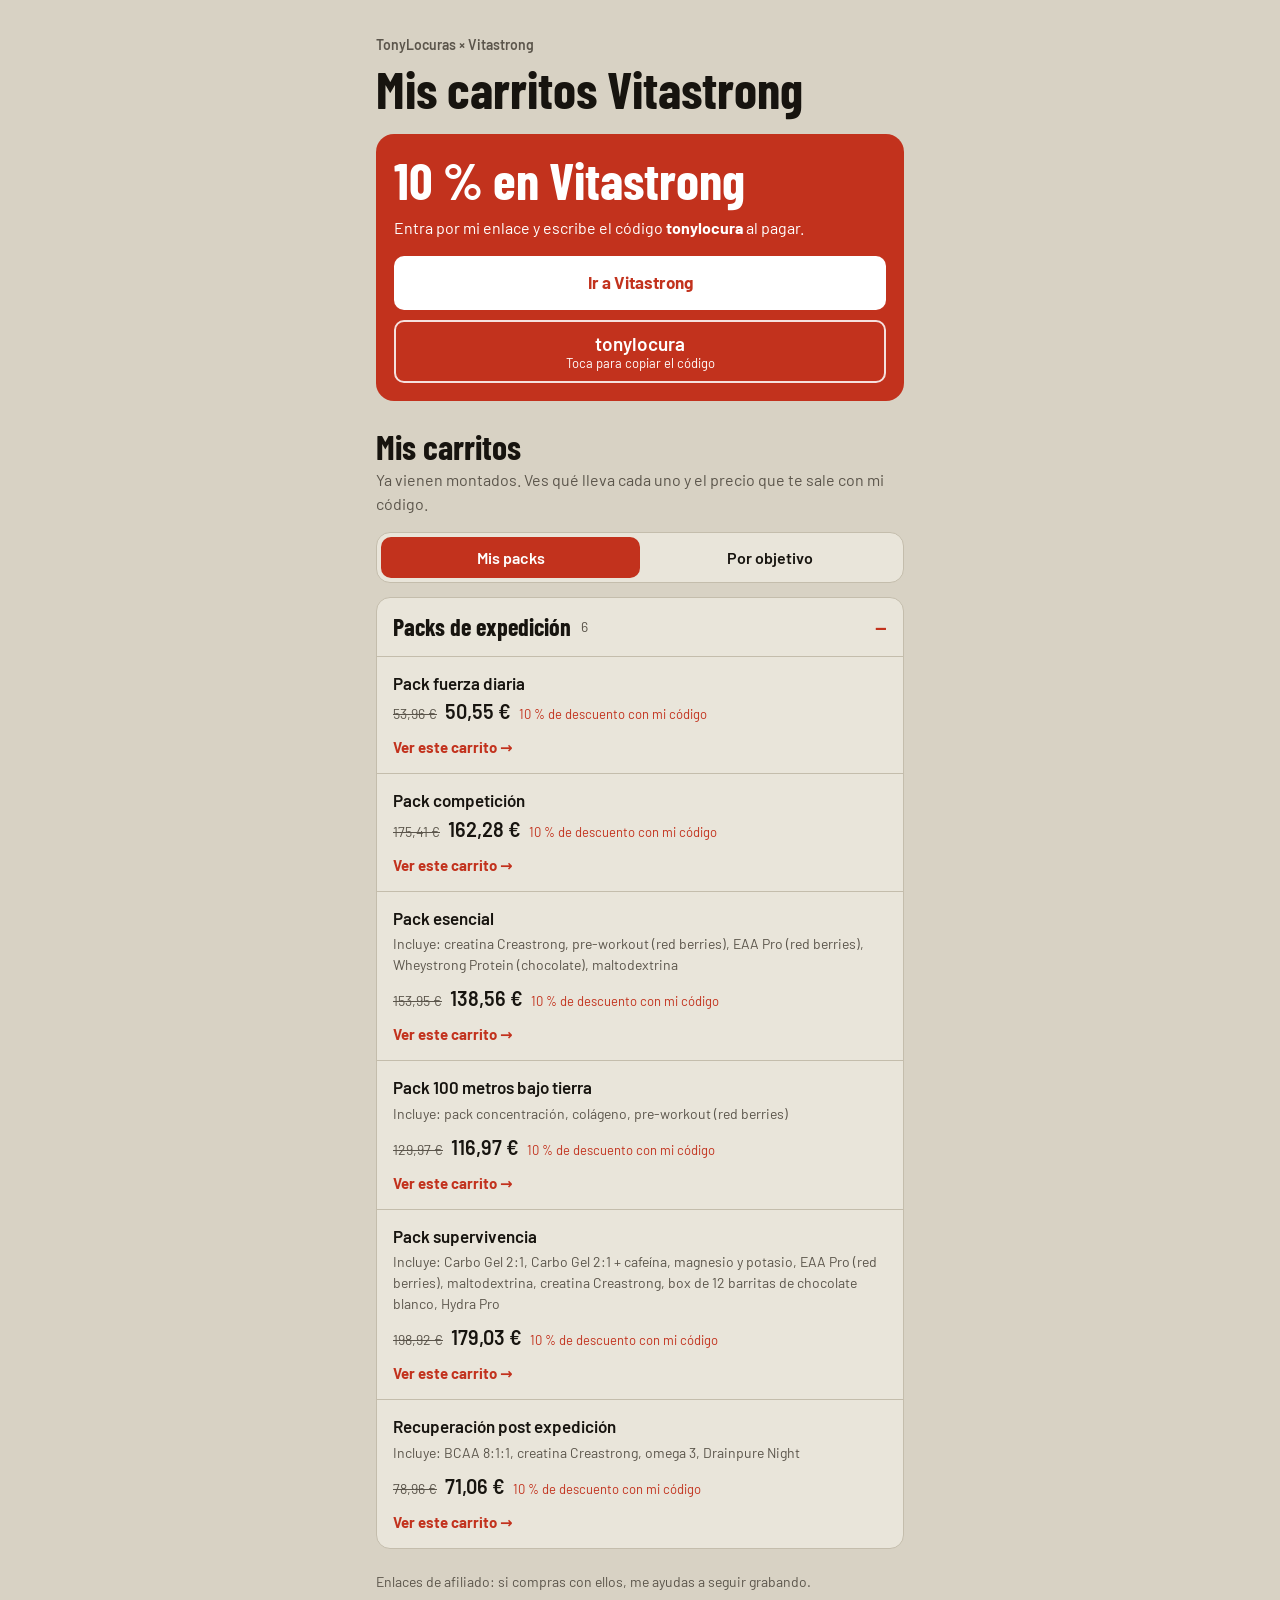
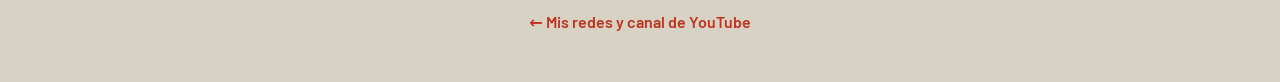
<file: tienda.html>
<!doctype html>
<html lang="es">
<head>
<meta charset="utf-8">
<meta name="viewport" content="width=device-width, initial-scale=1">
<title>Mis carritos Vitastrong · TonyLocuras</title>
<meta name="description" content="Packs de Vitastrong ya montados con el descuento de TonyLocuras.">
<link rel="preconnect" href="https://fonts.googleapis.com">
<link rel="preconnect" href="https://fonts.gstatic.com" crossorigin>
<link href="https://fonts.googleapis.com/css2?family=Barlow:wght@400;500;600&family=Barlow+Condensed:wght@600;700&display=swap" rel="stylesheet">
<link rel="stylesheet" href="estilos.css">
<!-- Página de TIENDA (Vitastrong). El contenido se cambia desde el panel (admin.html). -->
</head>
<body data-page="tienda">
<main class="wrap" id="app"></main>
<div class="toast" id="toast">Código copiado</div>
<script src="web.js"></script>
</body>
</html>
</file>
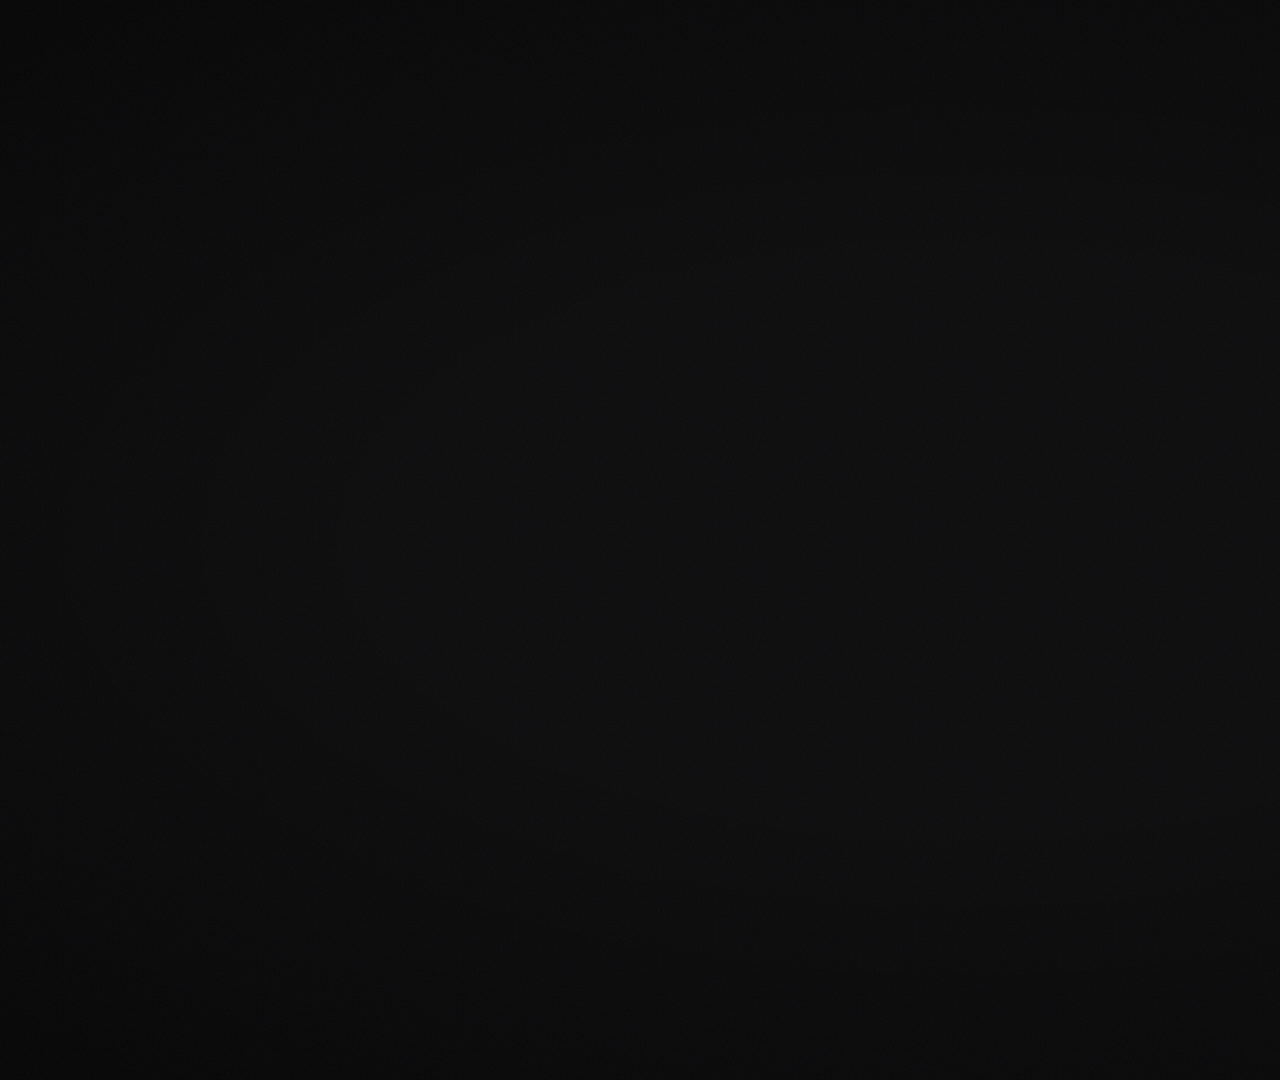
<file: plan-regreso/motion/rotulo.html>
<!doctype html><meta charset="utf-8">
<!-- ============================================================
     RÓTULO ANIMADO — SIN RESCATE
     Edita SOLO el bloque CONFIG. Luego: node render.js
     ============================================================ -->
<script>
window.CONFIG = {
  // ---- TEXTO ----
  eyebrow : "SIN RESCATE · EXPEDICIÓN 01 · LA PRESA",
  titulo  : "HORA 15",
  dato    : "VIENTO 46 KM/H",
  pie     : "La ráfaga",

  // ---- FONDO ----
  fondo       : "#0B0B0C",   // color plano
  fondoImagen : "",          // ruta a un .jpg/.png y tapa el color. Ej: "muro.jpg"
  fondoOscuro : 0.55,        // 0–1, cuánto oscurece la imagen de fondo
  vineta      : 0.55,        // 0–1
  grano       : 0.055,       // 0 = limpio

  // ---- COLOR ----
  tinta  : "#F4F2EE",
  acento : "#E2541C",
  gris   : "#8A8578",

  // ---- TIPOGRAFÍA (px sobre lienzo 1920×1080) ----
  cpEyebrow : 21,
  cpTitulo  : 208,
  cpDato    : 62,
  cpPie     : 28,

  // ---- TIEMPOS (segundos) ----
  fps       : 25,
  duracion  : 3.0,
  t : { eyebrow:0.10, titulo:0.32, regla:0.45, dato:0.60, pie:0.85, salida:2.70 },

  // ---- TRANSICIÓN DE ENTRADA DEL TÍTULO ----
  transicion : "slam",   // "slam" | "fade" | "wipe" | "persiana"
  flash      : true,     // destello blanco de 2 fotogramas en el impacto
  salida     : "fundido",// "fundido" | "corte"

  // ---- AUDIO ----
  audio : { impacto:true, viento:true, volImpacto:0.95, volViento:0.50 }
};
</script>
<style>
*{margin:0;padding:0;box-sizing:border-box}
html,body{width:1920px;height:1080px;overflow:hidden;background:#000}
body{font-family:'Inter',sans-serif;-webkit-font-smoothing:antialiased}
#esc{position:relative;width:1920px;height:1080px;overflow:hidden}
#bg,#bgimg{position:absolute;inset:0}
#bgimg{background-size:cover;background-position:center}
#scrim,#vig,#grain,#flash{position:absolute;inset:0;pointer-events:none}
#grain{background-image:url("data:image/svg+xml;utf8,<svg xmlns='http://www.w3.org/2000/svg' width='200' height='200'><filter id='n'><feTurbulence type='fractalNoise' baseFrequency='.8' numOctaves='3'/></filter><rect width='200' height='200' filter='url(%23n)'/></svg>")}
#flash{background:#fff;opacity:0}
#col{position:absolute;left:0;right:0;top:50%;transform:translateY(-50%);text-align:center}
.num{font-variant-numeric:tabular-nums;font-feature-settings:"tnum" 1}
#eyebrow{font-weight:600;text-transform:uppercase}
#tituloWrap{overflow:hidden}
#titulo{font-weight:900;letter-spacing:-.02em;text-transform:uppercase;line-height:.86}
#regla{height:4px;margin:42px auto}
#dato{font-weight:800;text-transform:uppercase;line-height:1}
#pie{font-weight:600}
</style>
<div id="esc">
  <div id="bg"></div><div id="bgimg"></div><div id="scrim"></div>
  <div id="col">
    <div id="eyebrow"></div>
    <div id="tituloWrap"><div id="titulo" class="num"></div></div>
    <div id="regla"></div>
    <div id="dato" class="num"></div>
    <div id="pie"></div>
  </div>
  <div id="vig"></div><div id="grain"></div><div id="flash"></div>
</div>
<script>
// overrides desde la query string (los usa render.js)
try{ const q=new URLSearchParams(location.search).get('o');
     if(q) Object.assign(window.CONFIG, JSON.parse(q)); }catch(e){}
const C = window.CONFIG, $ = s => document.querySelector(s);
const clamp=(v,a,b)=>Math.min(b,Math.max(a,v));
const oExpo=x=>x>=1?1:1-Math.pow(2,-10*x);
const oCubic=x=>1-Math.pow(1-x,3);
// progreso 0→1 de un elemento que arranca en t0 y dura d
const P=(t,t0,d)=>clamp((t-t0)/d,0,1);

$('#bg').style.background = C.fondo;
if (C.fondoImagen){ $('#bgimg').style.backgroundImage=`url("${C.fondoImagen}")`;
  $('#scrim').style.background=`rgba(0,0,0,${C.fondoOscuro})`; } else { $('#bgimg').style.display='none'; }
$('#vig').style.background=`radial-gradient(ellipse 72% 62% at 50% 50%,transparent 40%,rgba(0,0,0,${C.vineta}) 100%)`;
$('#grain').style.opacity=C.grano;
$('#eyebrow').textContent=C.eyebrow; $('#eyebrow').style.cssText+=`font-size:${C.cpEyebrow}px;color:${C.acento}`;
$('#titulo').textContent=C.titulo;   $('#titulo').style.cssText+=`font-size:${C.cpTitulo}px;color:${C.tinta}`;
$('#dato').textContent=C.dato;       $('#dato').style.cssText+=`font-size:${C.cpDato}px;color:${C.tinta};opacity:.72`;
$('#pie').textContent=C.pie;         $('#pie').style.cssText+=`font-size:${C.cpPie}px;color:${C.gris};margin-top:30px`;
$('#regla').style.background=C.acento;

window.setT = function(t){
  const T=C.t;
  // eyebrow: fade + letterspacing que cierra
  const pe=oCubic(P(t,T.eyebrow,0.34));
  $('#eyebrow').style.opacity=pe;
  $('#eyebrow').style.letterSpacing=(0.34+(1-pe)*0.22).toFixed(3)+'em';

  // título
  const pt=P(t,T.titulo,0.42), e=oExpo(pt);
  const ti=$('#titulo');
  if(C.transicion==='slam'){ ti.style.opacity=pt>0?1:0;
    ti.style.transform=`translateY(${(1-e)*0.42*C.cpTitulo}px) scale(${1+(1-e)*0.055})`;
    ti.style.clipPath=`inset(0 0 ${(1-e)*100}% 0)`; }
  else if(C.transicion==='fade'){ ti.style.opacity=oCubic(P(t,T.titulo,0.5)); ti.style.transform='none'; ti.style.clipPath='none'; }
  else if(C.transicion==='wipe'){ ti.style.opacity=pt>0?1:0; ti.style.transform='none';
    ti.style.clipPath=`inset(0 ${(1-e)*100}% 0 0)`; }
  else { ti.style.opacity=pt>0?1:0; ti.style.transform='none';           // persiana
    const n=6,s=[];for(let i=0;i<n;i++){const p=clamp((e*1.5)-(i*0.08),0,1);
      s.push(`inset(${i*100/n}% 0 ${100-(i+1)*100/n}% ${(1-p)*100}%)`);}
    ti.style.clipPath=s.join(''); ti.style.clipPath=`inset(0 ${(1-e)*100}% 0 0)`; }

  // flash de impacto (2 fotogramas)
  const df=t-T.titulo;
  $('#flash').style.opacity = (C.flash && df>=0 && df<2/C.fps) ? 0.075 : 0;

  // regla que se abre desde el centro
  $('#regla').style.width=(oExpo(P(t,T.regla,0.40))*200).toFixed(1)+'px';

  // dato y pie
  const pd=oCubic(P(t,T.dato,0.38));
  $('#dato').style.opacity=(pd*0.72).toFixed(3);
  $('#dato').style.transform=`translateY(${(1-pd)*16}px)`;
  const pp=oCubic(P(t,T.pie,0.40));
  $('#pie').style.opacity=pp; $('#pie').style.transform=`translateY(${(1-pp)*10}px)`;

  // grano respirando + salida
  $('#grain').style.backgroundPosition=`${(t*613)%200}px ${(t*417)%200}px`;
  const out = C.salida==='corte' ? 1 : 1-oCubic(P(t,T.salida,C.duracion-T.salida));
  $('#esc').style.opacity=out;
};
window.setT(0);
</script>
</file>
<file: estilos.css>
/* Diseño compartido por la página de redes (index.html) y la tienda (tienda.html). No hace falta tocarlo. */
:root{
  --bg:#d8d2c4; --card:#e9e5da; --ink:#17140f; --muted:#5b554b; --line:#c4bdac;
  --red:#c2321d; --white:#fff;
}
*{box-sizing:border-box;margin:0;padding:0}
html{-webkit-text-size-adjust:100%}
body{background:var(--bg);color:var(--ink);font-family:Barlow,system-ui,-apple-system,"Segoe UI",Roboto,sans-serif;line-height:1.5}
a{color:inherit;text-decoration:none}
.wrap{max-width:560px;margin:0 auto;padding:32px 16px 48px}
h1,h2,.cond{font-family:"Barlow Condensed",sans-serif;font-weight:700;line-height:1.05}
h1{font-size:clamp(44px,12vw,56px);margin-bottom:8px}
.lead{color:var(--muted);font-size:17px;margin-bottom:24px;white-space:pre-line}
.icon{width:58px;height:58px;border-radius:12px;display:grid;place-items:center;flex:none}
.icon svg{width:28px;height:28px;fill:currentColor}

/* Cabecera de la tienda */
.shophead{margin-bottom:18px}
.shophead .by{display:inline-block;font-weight:600;font-size:14px;color:var(--muted);margin-bottom:6px}
.shophead h1{font-size:clamp(40px,11vw,52px)}

/* Promociones */
.promo{background:var(--ink);color:var(--white);border-radius:18px;padding:18px;margin-bottom:14px;position:relative;overflow:hidden}
.promo::before{content:"";position:absolute;inset:0 0 auto 0;height:5px;background:repeating-linear-gradient(-45deg,var(--red) 0 12px,transparent 12px 24px)}
.promo .top{display:flex;justify-content:space-between;align-items:center;gap:10px;margin:4px 0 8px;flex-wrap:wrap}
.promo .tag{background:var(--red);font-weight:700;font-size:13px;letter-spacing:.08em;border-radius:6px;padding:3px 9px}
.promo .left{font-size:13px;font-weight:600;color:#f3b4a8}
.promo h2{font-size:clamp(30px,8.5vw,40px);margin-bottom:6px}
.promo p{opacity:.85;margin-bottom:14px}
.promo .go{display:block;background:var(--red);color:var(--white);font-weight:600;text-align:center;border-radius:10px;padding:13px}

/* YouTube */
.yt{display:block;background:var(--ink);color:var(--white);border-radius:18px;padding:18px;margin-bottom:10px;transition:transform .15s}
.yt:hover,.social:hover,.shopcard:hover{transform:translateY(-2px)}
.yt .row{display:flex;gap:14px;align-items:center}
.yt .icon{background:var(--red)}
.yt h2{font-size:32px}
.yt p{font-size:14px;opacity:.75}
.btn{display:inline-block;background:var(--red);color:var(--white);font-weight:600;font-size:16px;border-radius:999px;padding:12px 18px;border:0;cursor:pointer;font-family:inherit}
.yt .btn{float:right;margin-top:14px}
.yt::after{content:"";display:block;clear:both}

.socials{display:grid;grid-template-columns:repeat(2,minmax(0,1fr));gap:10px;margin-bottom:26px}
.socials.one{grid-template-columns:1fr}
.social{display:flex;gap:10px;align-items:flex-start;background:var(--card);border:1px solid var(--line);border-radius:14px;padding:12px;transition:transform .15s}
.social .icon{width:34px;height:34px;border-radius:8px;background:var(--ink);color:var(--white)}
.social .icon svg{width:18px;height:18px}
.social b{display:block;font-weight:600;font-size:16px;line-height:1.2}
.social small{display:block;color:var(--muted);font-size:13px;line-height:1.3}
.social>div:nth-child(2){flex:1;min-width:0}
.follow{display:inline-block;margin-top:8px;background:var(--red);color:var(--white);font-weight:600;font-size:13px;border-radius:999px;padding:5px 10px}
@media (max-width:380px){.socials{grid-template-columns:1fr}}
.inapp{display:flex;gap:10px;align-items:center;background:var(--ink);color:var(--white);border-radius:14px;padding:12px 14px;margin-bottom:18px;font-size:14px}
.inapp p{flex:1}
.inapp a,.inapp button{background:var(--red);color:var(--white);border:0;border-radius:999px;padding:8px 12px;font:600 13px Barlow,sans-serif;white-space:nowrap;cursor:pointer}
.inapp .x{background:transparent;padding:4px 6px;font-size:18px}

/* Tarjeta de la tienda en la página de redes */
.shopcard{display:block;background:var(--red);color:var(--white);border-radius:18px;padding:18px;margin-bottom:26px;transition:transform .15s}
.shopcard .hot{display:inline-block;background:var(--ink);font-weight:700;font-size:12px;letter-spacing:.08em;border-radius:6px;padding:3px 9px;margin-bottom:10px}
.shopcard h2{font-size:clamp(32px,9vw,42px);margin-bottom:6px}
.shopcard p{margin-bottom:14px;opacity:.95}
.shopcard .go{display:block;background:var(--white);color:var(--red);font-weight:700;text-align:center;border-radius:10px;padding:13px;font-size:17px}

/* Miembros */
.member{background:var(--card);border:2px solid var(--red);border-radius:18px;padding:18px;margin-bottom:26px}
.member .head{display:flex;gap:12px;align-items:center;margin-bottom:10px}
.member .icon{width:44px;height:44px;border-radius:10px;background:var(--red);color:var(--white)}
.member .icon svg{width:22px;height:22px}
.member h2{font-size:30px}
.member p{color:var(--muted);margin-bottom:14px}
.block{display:block;width:100%;text-align:center;border-radius:10px;padding:14px}

/* Vitastrong */
.vita{background:var(--red);color:var(--white);border-radius:18px;padding:18px;margin-bottom:28px}
.vita h2{font-size:clamp(42px,11vw,52px);margin-bottom:10px}
.vita p{margin-bottom:16px}
.vita .go{display:block;background:var(--white);color:var(--red);font-weight:700;text-align:center;border-radius:10px;padding:14px;margin-bottom:10px;font-size:17px}
.code{display:block;width:100%;background:transparent;color:var(--white);border:2px solid rgba(255,255,255,.85);border-radius:10px;padding:10px;cursor:pointer;font-family:inherit;text-align:center}
.code b{display:block;font-size:19px;font-weight:600}
.code small{font-size:13px}
.code.ok{background:rgba(255,255,255,.15)}

/* Carritos */
.carts h2{font-size:34px;margin-bottom:4px}
.carts>p{color:var(--muted);margin-bottom:16px}
.tabs{display:grid;grid-auto-flow:column;grid-auto-columns:1fr;background:var(--card);border:1px solid var(--line);border-radius:14px;padding:4px;margin-bottom:14px}
.tab{background:transparent;border:0;border-radius:10px;padding:11px;font:600 16px Barlow,sans-serif;color:var(--ink);cursor:pointer}
.tab[aria-selected="true"]{background:var(--red);color:var(--white)}
.group{background:var(--card);border:1px solid var(--line);border-radius:14px;margin-bottom:10px;overflow:hidden}
.group summary{list-style:none;display:flex;align-items:center;gap:10px;padding:16px;cursor:pointer}
.group summary::-webkit-details-marker{display:none}
.group summary h3{font-size:24px}
.group summary .n{color:var(--muted);font-size:14px}
.group summary .pm{margin-left:auto;color:var(--red);font-size:24px;font-weight:600;line-height:1}
.group summary .pm::before{content:"+"}
.group[open] summary .pm::before{content:"−"}
.group[open] summary{border-bottom:1px solid var(--line)}
.pack{display:block;padding:14px 16px;border-bottom:1px solid var(--line);transition:background .15s}
.pack:last-child{border-bottom:0}
.pack:hover{background:#e1dccf}
.pack h4{font-size:17px;font-weight:600}
.pack .inc{color:var(--muted);font-size:14px;margin:2px 0 8px}
.price{display:flex;align-items:baseline;gap:8px;flex-wrap:wrap}
.price s{color:var(--muted);font-size:14px}
.price b{font-size:20px;font-weight:600}
.price small{color:var(--red);font-size:13px}
.extra{display:inline-flex;align-items:baseline;gap:6px;margin-top:6px;background:var(--ink);color:var(--white);border-radius:8px;padding:4px 10px;font-size:13px}
.extra b{font-size:17px}
.pack .cta{display:inline-block;margin-top:10px;color:var(--red);font-weight:700;font-size:15px}
.note{color:var(--muted);font-size:14px;margin-top:22px}
.back{display:block;text-align:center;margin-top:18px;font-weight:600;color:var(--red)}
.err{background:#fff3cd;border:2px solid #c99a00;border-radius:12px;padding:14px;margin-bottom:20px;font-size:15px}
[hidden]{display:none!important}
.toast{position:fixed;left:50%;bottom:22px;transform:translateX(-50%) translateY(80px);background:var(--ink);color:var(--white);padding:10px 18px;border-radius:999px;font-weight:600;transition:transform .25s,opacity .25s;pointer-events:none;opacity:0;visibility:hidden}
.toast.show{transform:translateX(-50%) translateY(0);opacity:1;visibility:visible}
</file>
